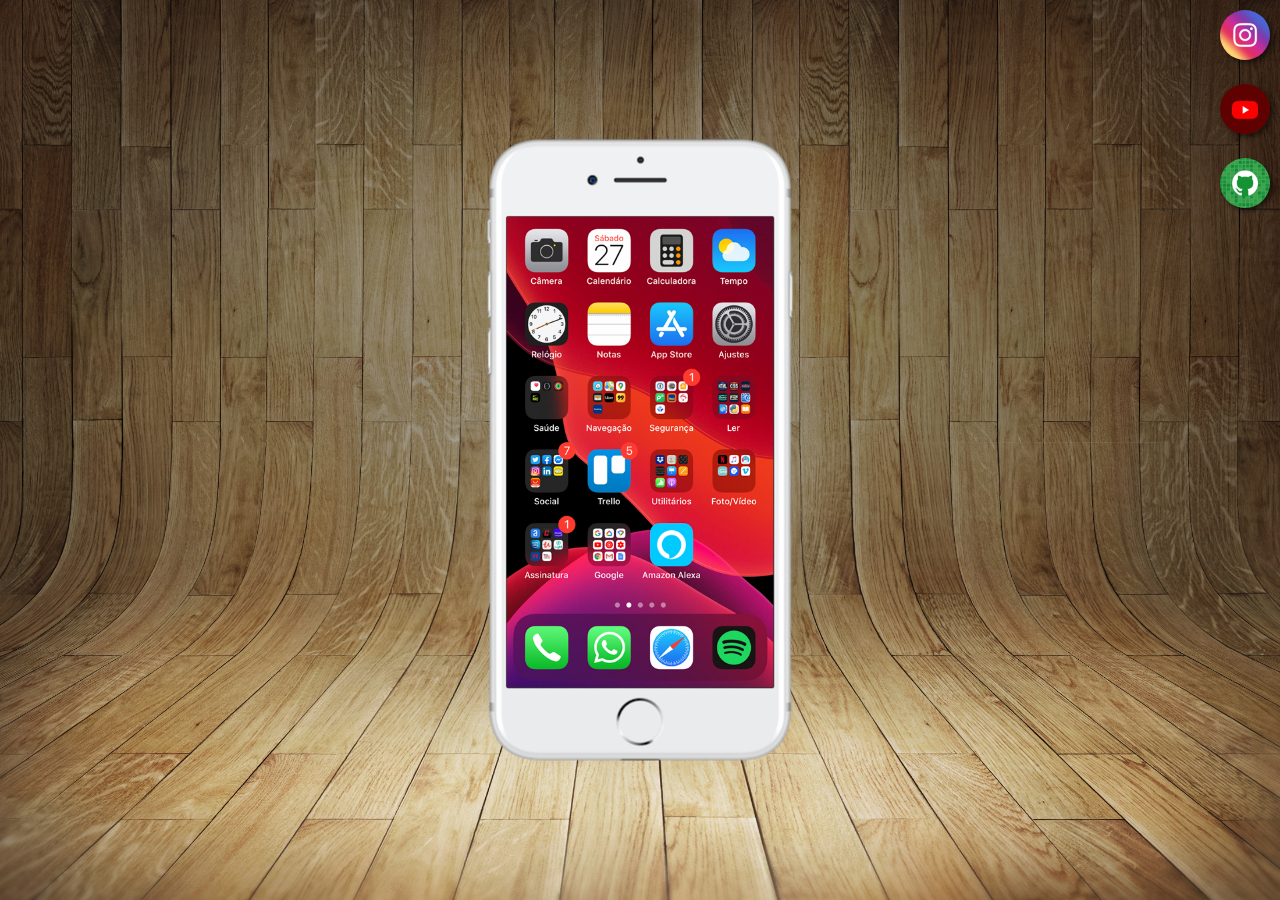
<file: index.html>
<!DOCTYPE html>
<html lang="pt-br">
<head>
    <meta charset="UTF-8">
    <meta http-equiv="X-UA-Compatible" content="IE=edge">
    <meta name="viewport" content="width=device-width, initial-scale=1.0">
    <title>Projeto Redes Sociais</title>
    <link rel="shortcut icon" href="favicon.ico" type="image/x-icon">
    <link rel="stylesheet" href="estilos/style.css">
</head>
<body>
    <main>
        <section id="telefone">
            <iframe src="home.html" name="tela" id="tela" frameborder="0">
                Seu navegador não é compatível com isso.
            </iframe>
        </section>
        <section id="redes-sociais">
            <a href="instagram.html" target="tela"><img src="imagens/logo-instagram.jpg" alt=""></a><br>
            <a href="youtube.html" target="tela"><img src="imagens/logo-youtube.jpg" alt=""></a><br>
            <a href="github.html" target="tela"><img src="imagens/logo-github.jpg" alt=""></a>
        </section>
    </main>
</body>
</html>
</file>
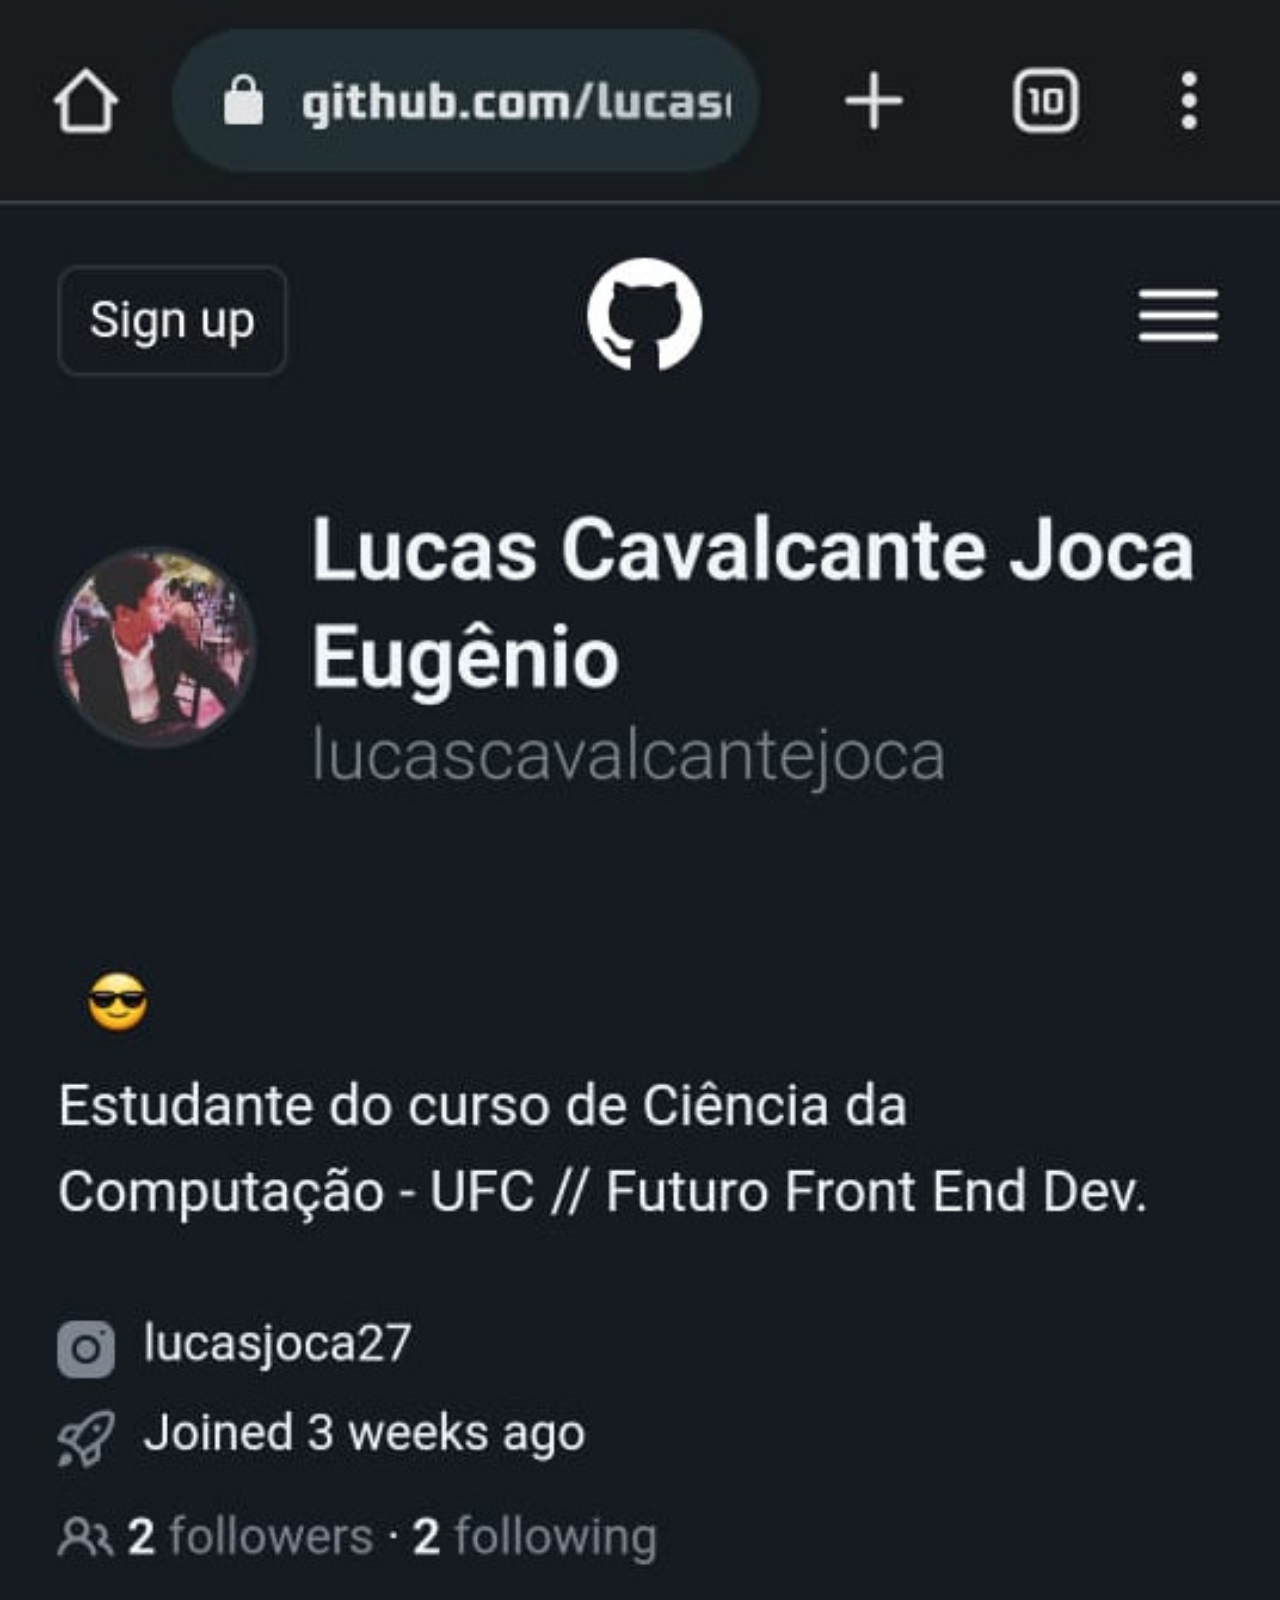
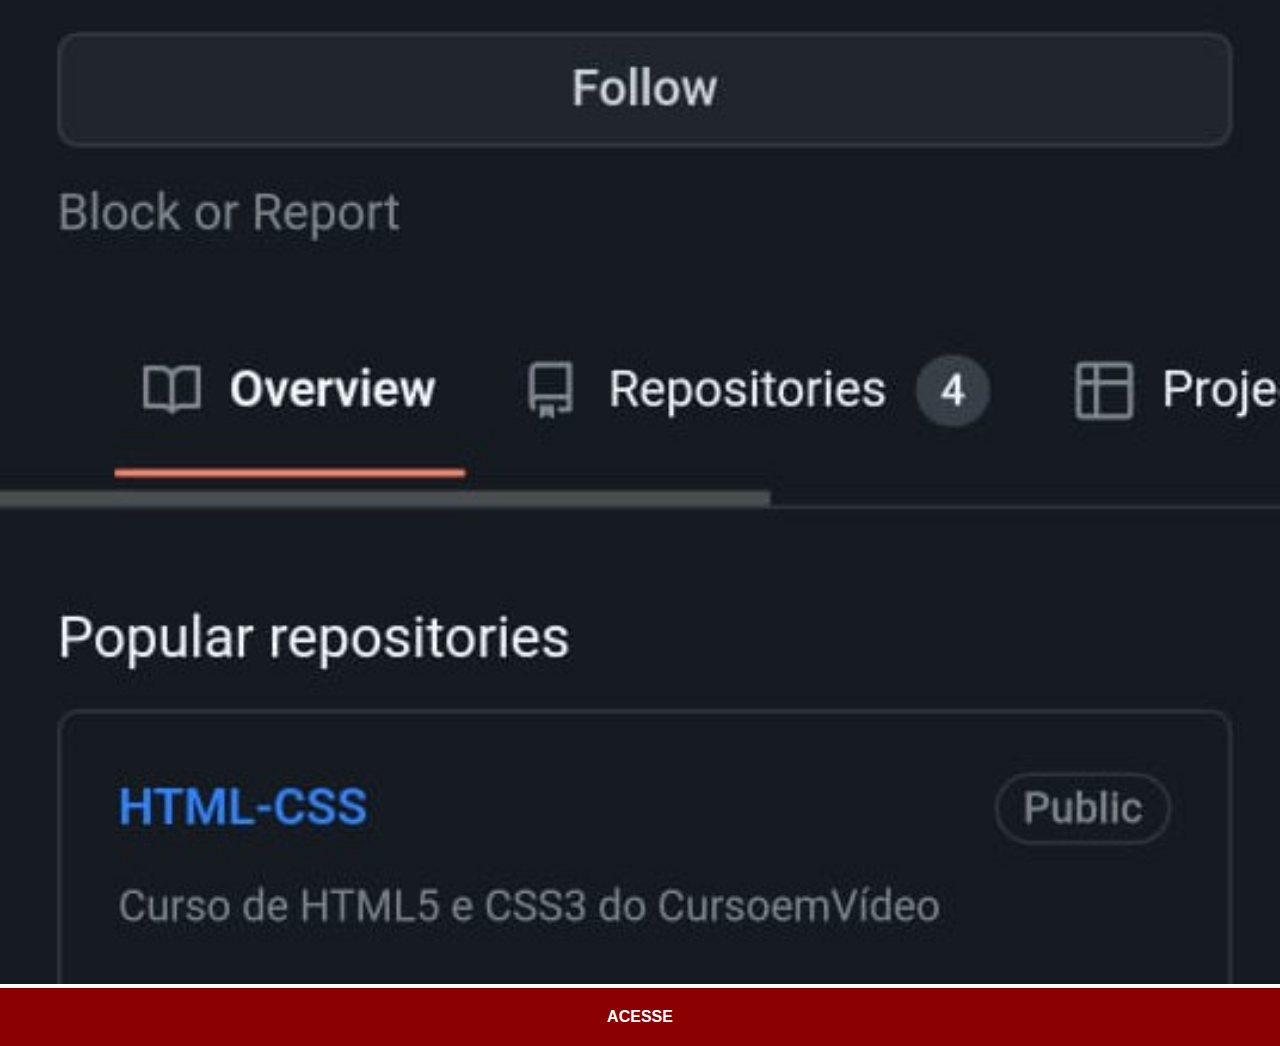
<file: github.html>
<!DOCTYPE html>
<html lang="pt-br">
<head>
    <meta charset="UTF-8">
    <meta http-equiv="X-UA-Compatible" content="IE=edge">
    <meta name="viewport" content="width=device-width, initial-scale=1.0">
    <title>GitHub</title>
    <link rel="stylesheet" href="estilos/social.css">
</head>
<body>
    <img src="imagens/tela-github.jpeg" alt="github">
    <a href="https://github.com/lucascavalcantejoca/" target="_blank">ACESSE</a>
</body>
</html>
</file>
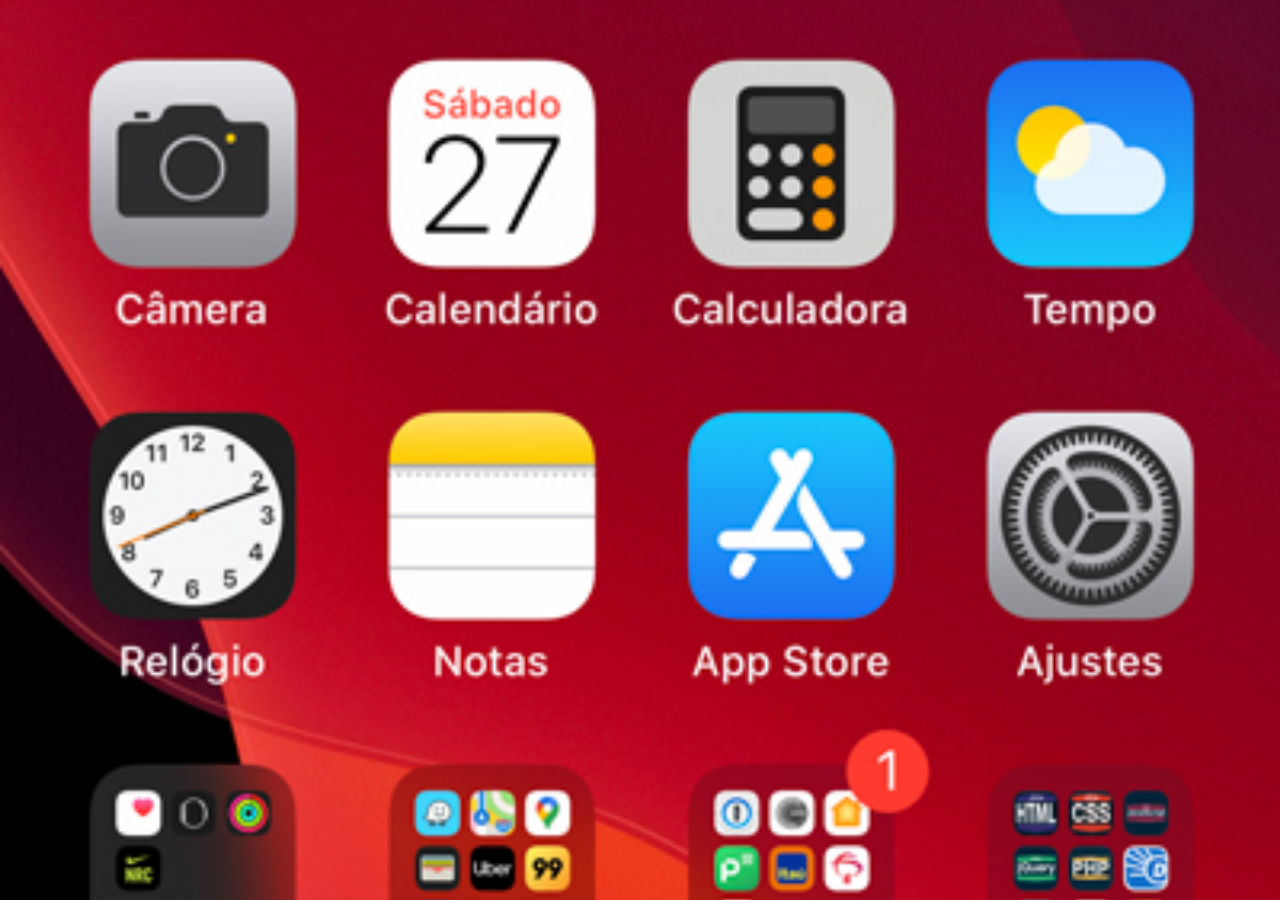
<file: home.html>
<!DOCTYPE html>
<html lang="pt-br">
<head>
    <meta charset="UTF-8">
    <meta http-equiv="X-UA-Compatible" content="IE=edge">
    <meta name="viewport" content="width=device-width, initial-scale=1.0">
    <title>Home</title>
</head>
<style>
    * {
        margin: 0px;
        padding: 0px;
    }

    body{
        width: 100vw;
        height: 100vh;
        background: black url('imagens/tela-home.jpg') no-repeat top center;
        background-size: cover;
    } 
</style>
<body>
    
</body>
</html>
</file>
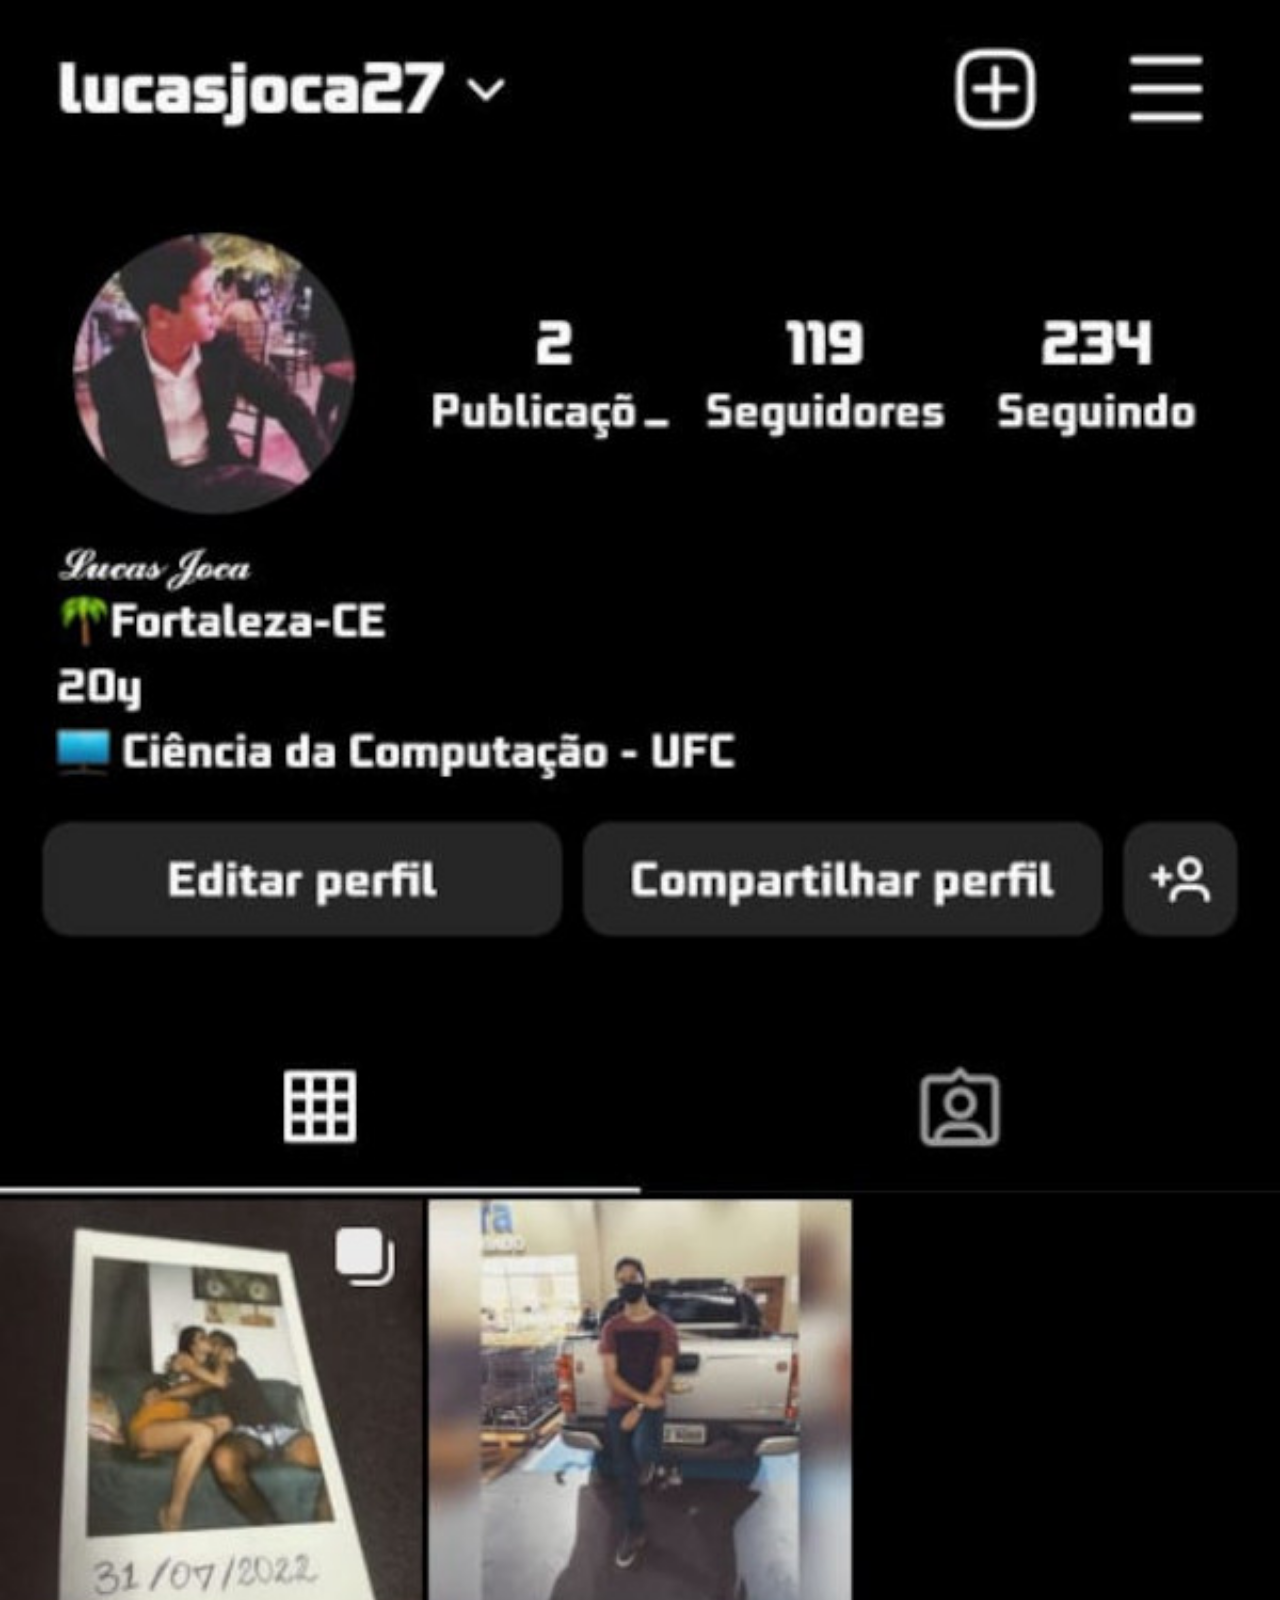
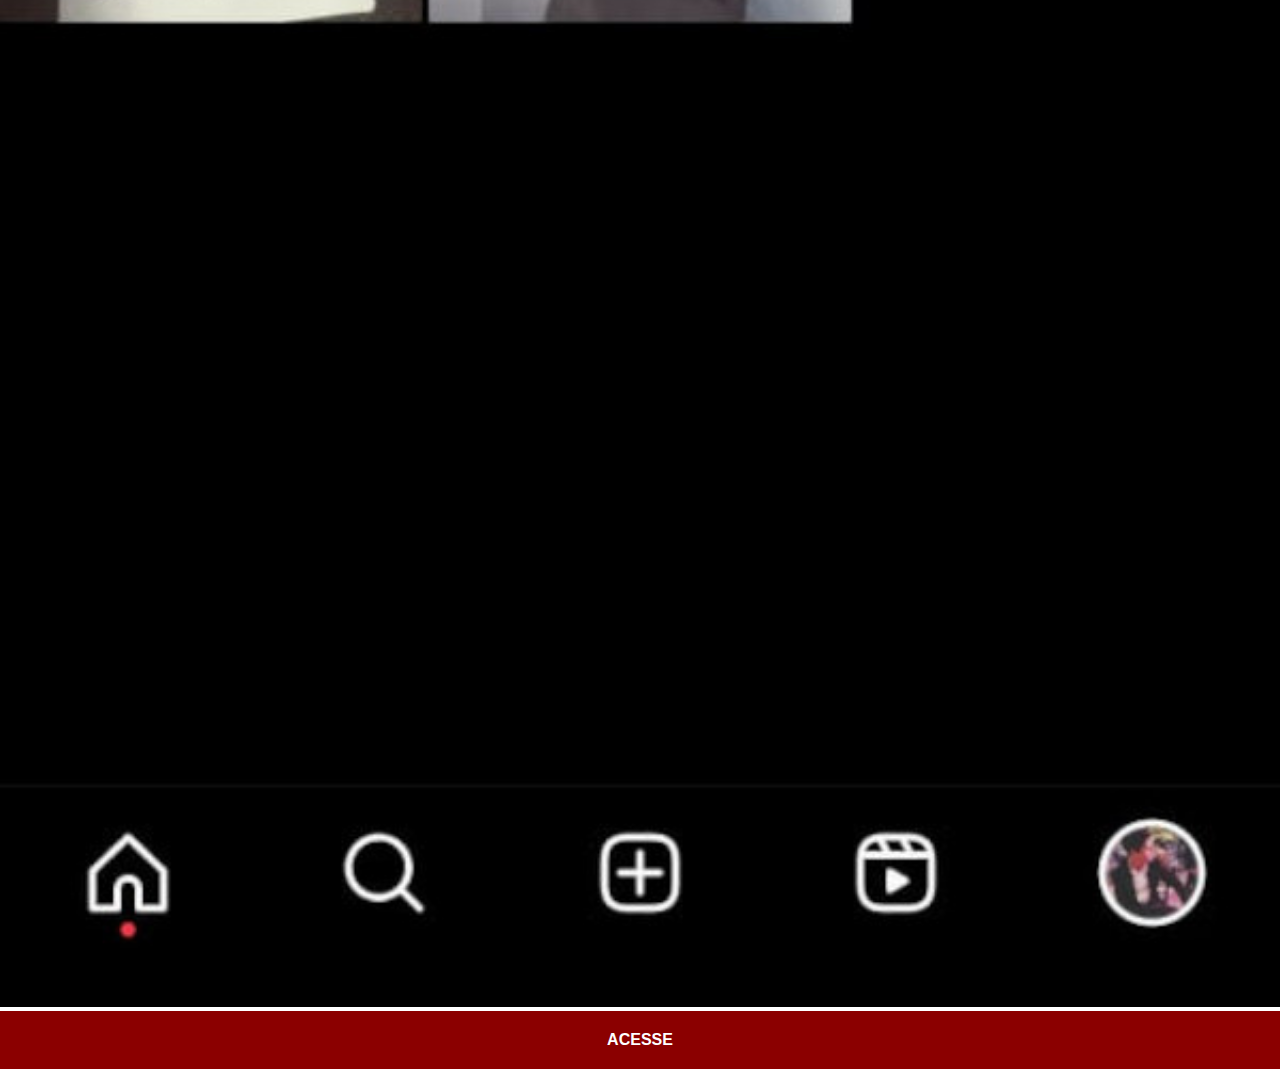
<file: instagram.html>
<!DOCTYPE html>
<html lang="pt-br">
<head>
    <meta charset="UTF-8">
    <meta http-equiv="X-UA-Compatible" content="IE=edge">
    <meta name="viewport" content="width=device-width, initial-scale=1.0">
    <title>Instagram</title>
    <link rel="stylesheet" href="estilos/social.css">
</head>
<body>
    <img src="imagens/tela-instagram.jpg" alt="instagram">
    <a href="https://www.instagram.com/lucasjoca27/" target="_blank">ACESSE</a>
</body>
</html>
</file>
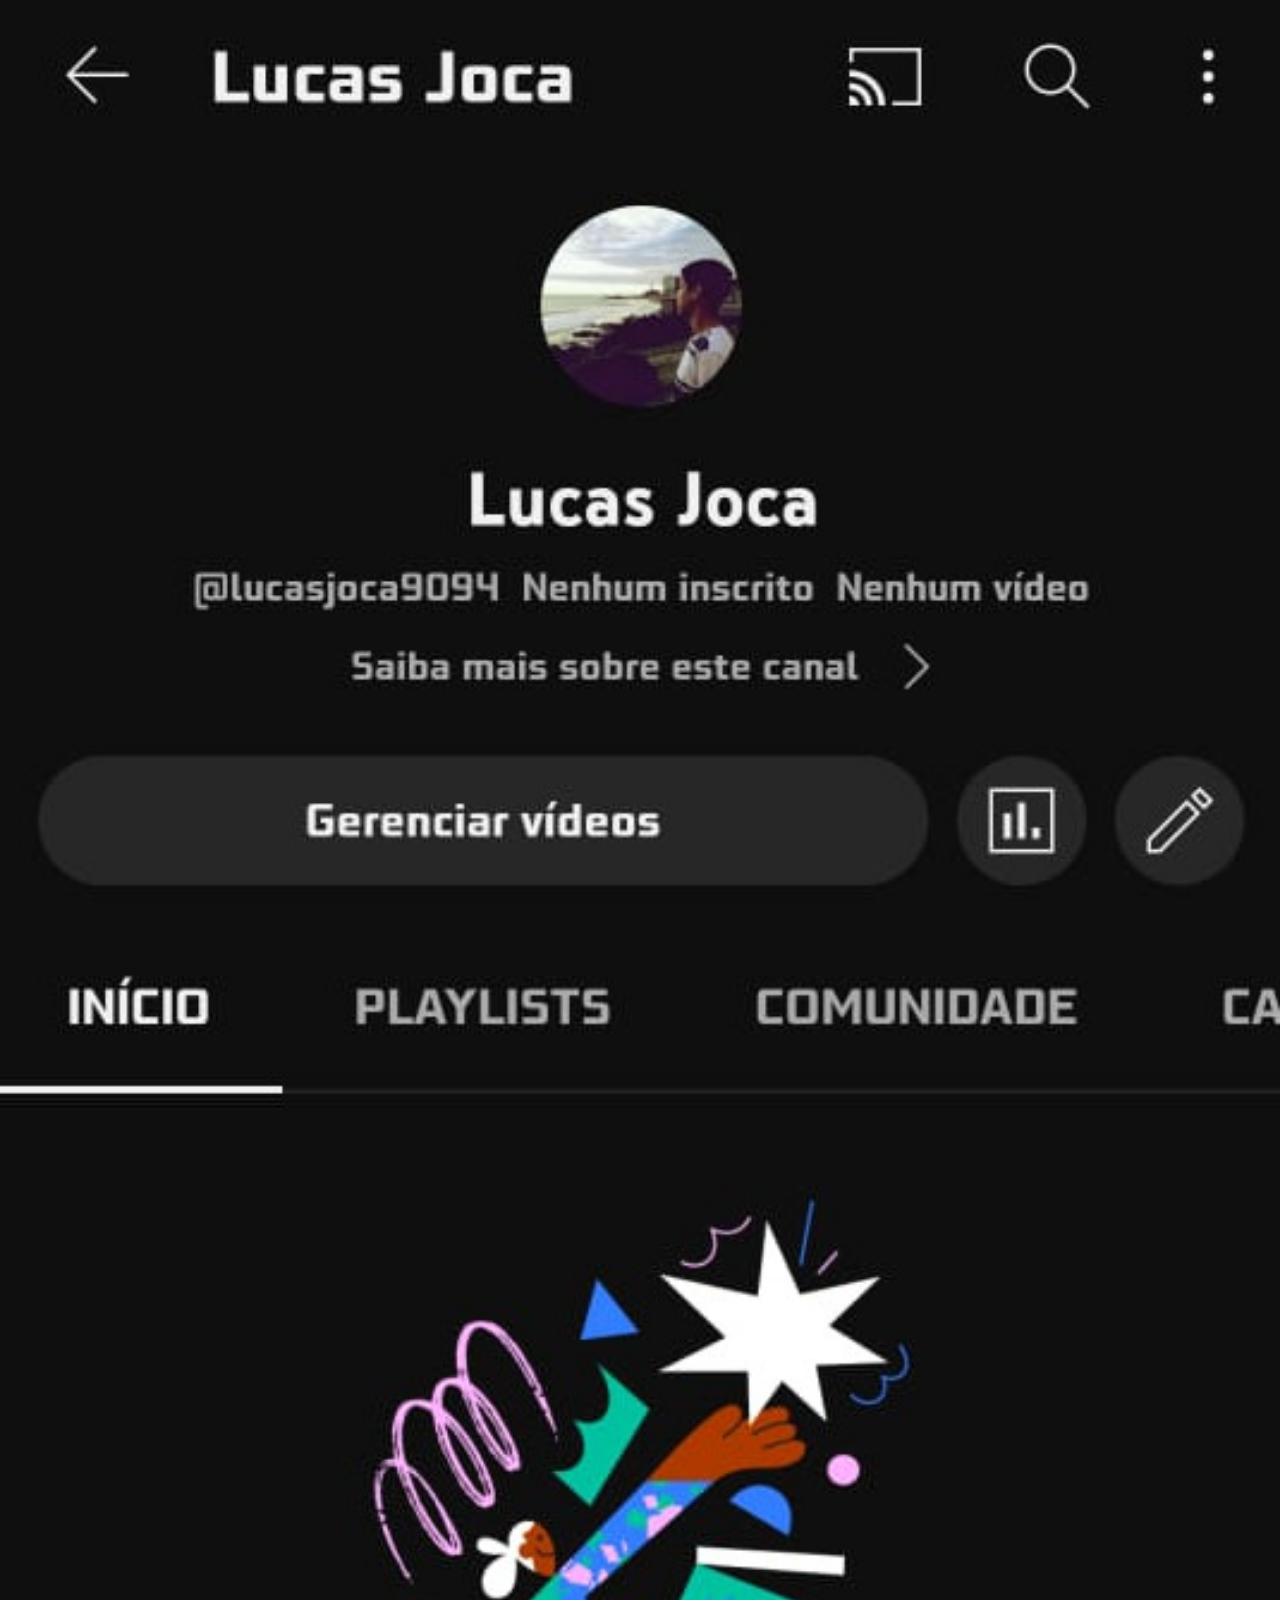
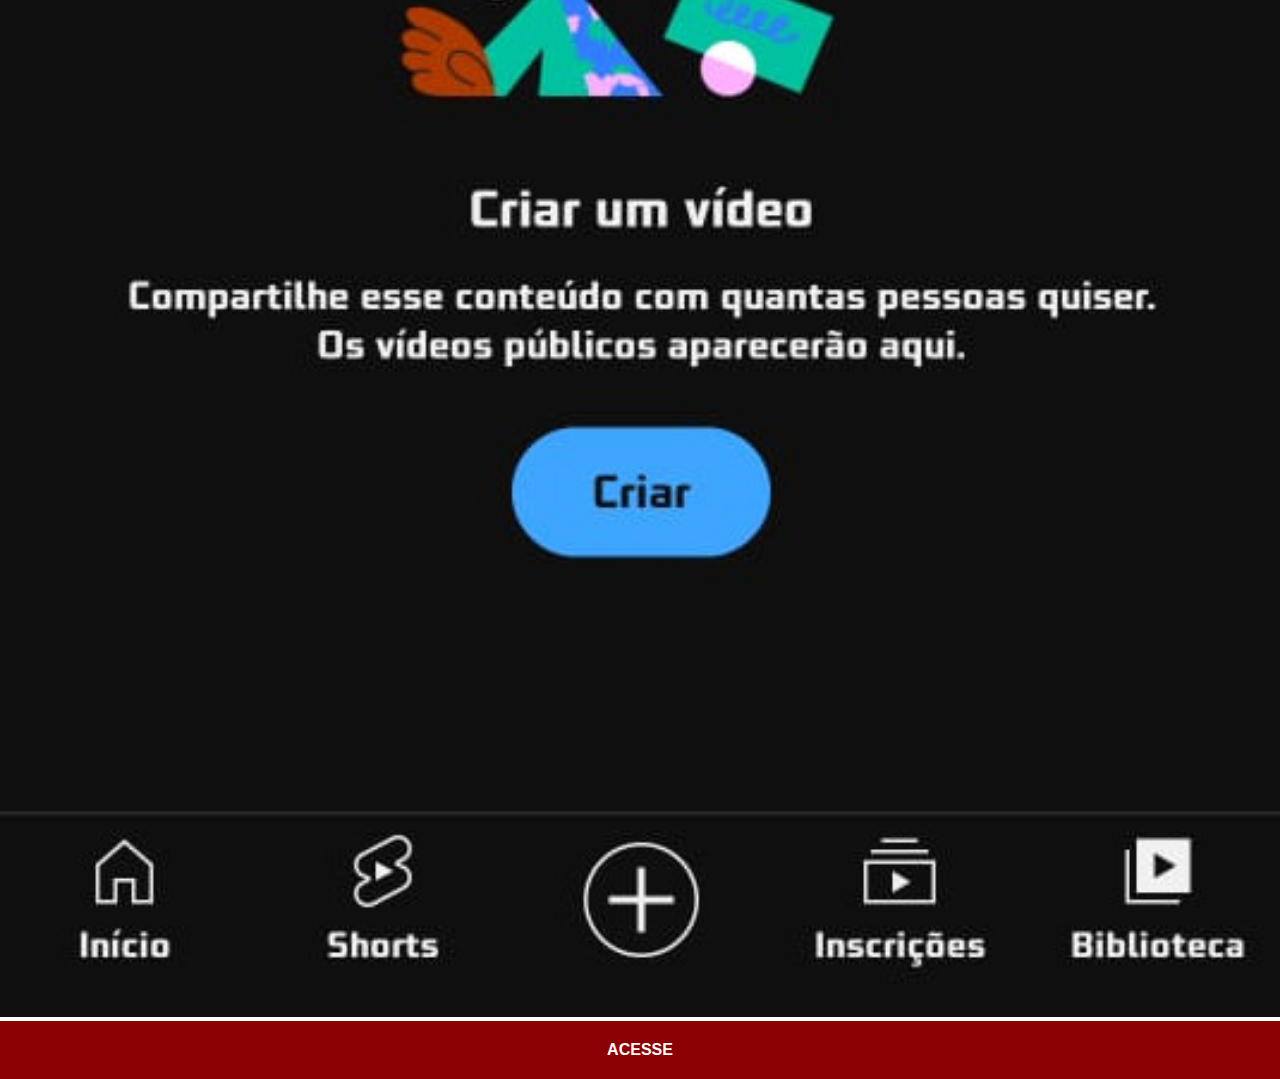
<file: youtube.html>
<!DOCTYPE html>
<html lang="pt-br">
<head>
    <meta charset="UTF-8">
    <meta http-equiv="X-UA-Compatible" content="IE=edge">
    <meta name="viewport" content="width=device-width, initial-scale=1.0">
    <title>YouTube</title>
    <link rel="stylesheet" href="estilos/social.css">
</head>
<body>
    <img src="imagens/tela-youtube.jpeg" alt="youtube">
    <a href="https://www.youtube.com/channel/UCqLWz_GIQdVQYVImmGajZPw" target="_blank">ACESSE</a>
</body>
</html>
</file>
<file: estilos/style.css>
@charset "UTF-8";

* {
    margin: 0px;
    padding: 0px;
    font-family: Arial, Helvetica, sans-serif;
}

html, body {
    height: 100vh;
    width: 100vw;
    background: url('../imagens/fundo-madeira.jpg') no-repeat top center;
    background-size: cover;
    background-attachment: fixed;
    background-color: black;
}

main {
    position: relative;
    height: 100vh;
}

section#telefone {
    position: absolute;
    top: 50%;
    left: 50%;
    transform: translate(-50%, -50%);
    height: 627px;
    width: 311px;
    background: url('../imagens/frame-iphone.png') no-repeat;
}

iframe#tela {
    position: relative;
    top: 80px;
    left: 22px;
    width: 267px;
    height: 471px;
}

section#redes-sociais {
    text-align: right;
}

section#redes-sociais > a > img {
    width: 50px;
    height: 50px;
    margin: 10px;
    border-radius: 50%;
    box-shadow: 3px 3px 5px rgba(0, 0, 0, 0.541);
    box-sizing: border-box;
}

section#redes-sociais img:hover {
    border: 2px solid rgba(255, 255, 255, 0.603);
    transform: translate(-3px, -3px);
    box-shadow: 5px 5px 10px rgba(0, 0, 0, 0.603);
    transition: transform 0.3s, border .3s;
}
</file>
<file: estilos/social.css>
@charset "UTF-8";

* {
    margin: 0px;
    padding: 0px;
    font-family: Arial, Helvetica, sans-serif;
}

::-webkit-scrollbar {
    width: 0px;
    height: 0px;
}

img {
    width: 100vw;
}

a {
    display: block;
    background-color: darkred;
    padding: 20px;
    text-align: center;
    font-weight: bolder;
    text-decoration: none;
    color: white;
}

a:hover {
    background-color: red;
}
</file>
